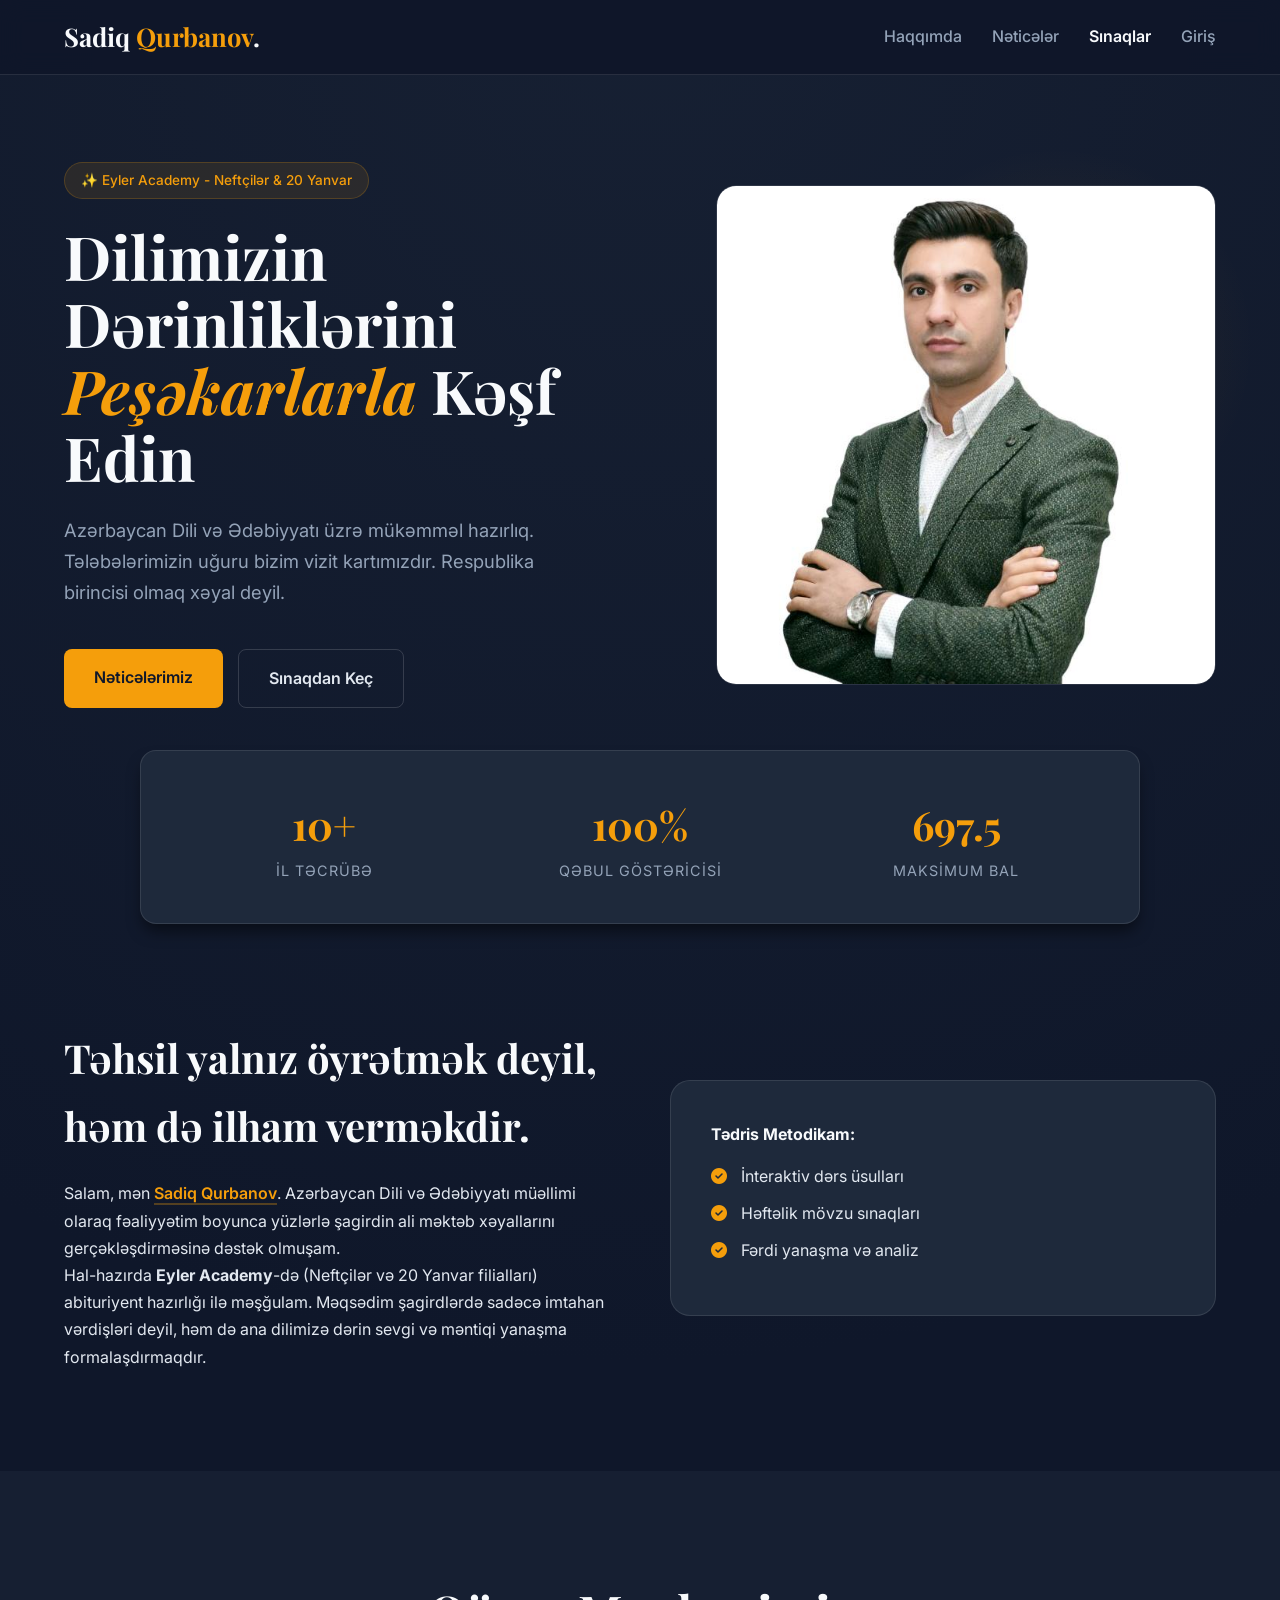
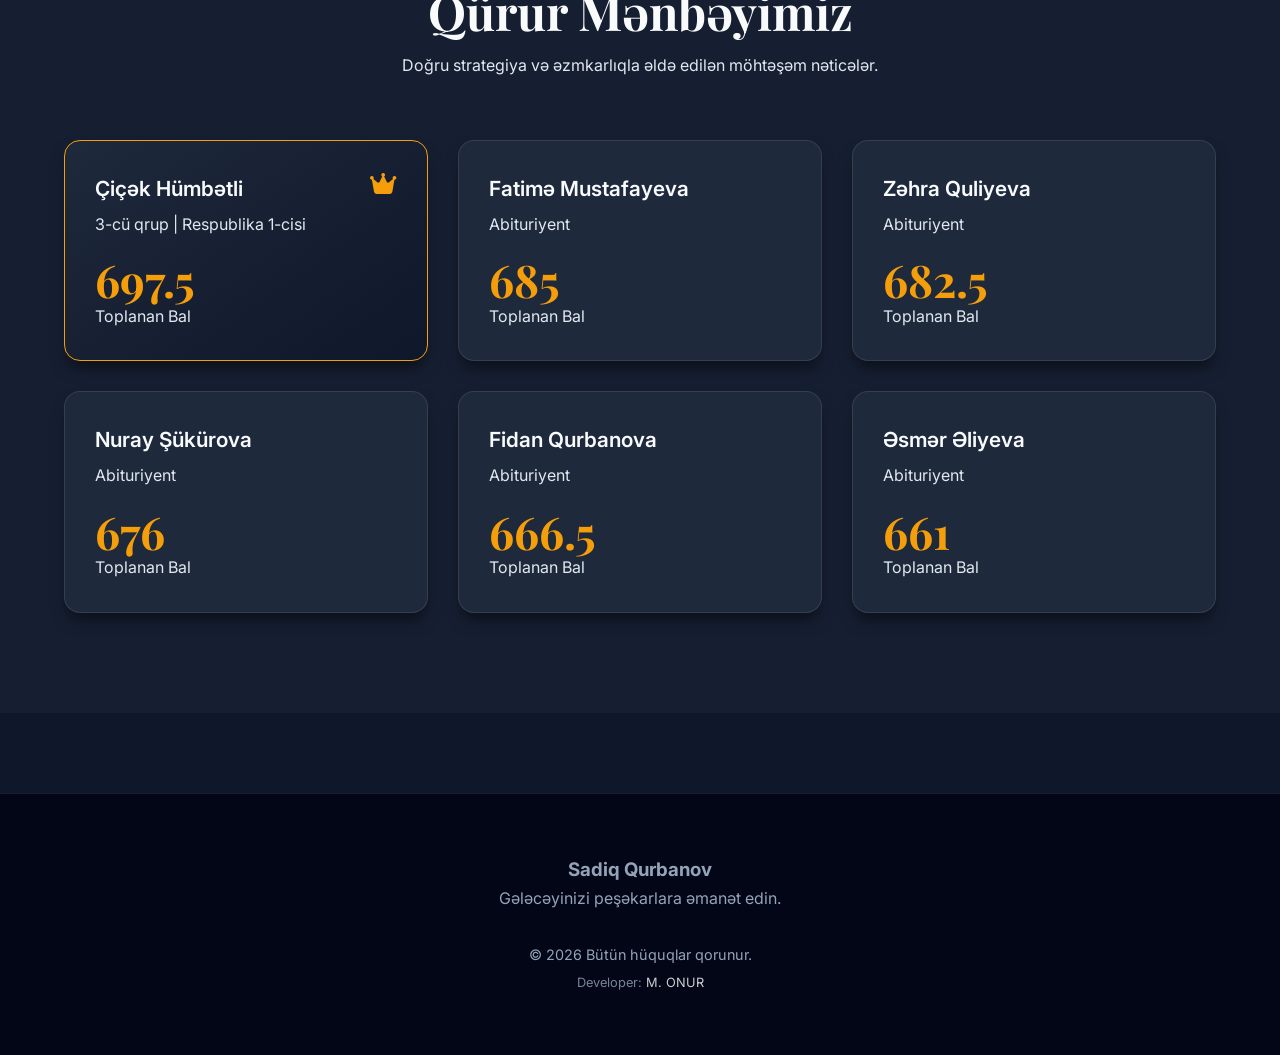
<file: index.html>
<!DOCTYPE html>
<html lang="az">

<head>
    <link rel="shortcut icon" href="sadiqmuellim.jpg" type="image/x-icon">
    <meta charset="UTF-8">
    <meta name="viewport" content="width=device-width, initial-scale=1.0">
    <title>Sadiq Qurbanov | Azərbaycan Dili və Ədəbiyyatı</title>
    <link rel="stylesheet" href="https://cdnjs.cloudflare.com/ajax/libs/font-awesome/6.4.0/css/all.min.css">
    <link rel="stylesheet" href="style.css">
</head>

<body>

    <header>
        <div class="container">
            <div class="nav-content">
                <a href="index.html" class="logo">Sadiq <span>Qurbanov</span>.</a>
                <nav>
                    <a href="#about">Haqqımda</a>
                    <a href="#results">Nəticələr</a>
                    <a href="exam.html" style="color: var(--primary); font-weight: 600;">Sınaqlar </a>
                    <a href="admin.html">Giriş</a>
                </nav>
            </div>
        </div>
    </header>

    <section class="hero">
        <div class="container">
            <div class="hero-layout">
                <div class="hero-content">
                    <span class="badge">✨ Eyler Academy - Neftçilər & 20 Yanvar</span>
                    <h1>Dilimizin Dərinliklərini <i>Peşəkarlarla</i> Kəşf Edin</h1>
                    <p>Azərbaycan Dili və Ədəbiyyatı üzrə mükəmməl hazırlıq. Tələbələrimizin uğuru bizim vizit
                        kartımızdır. Respublika birincisi olmaq xəyal deyil.</p>

                    <div class="cta-group">
                        <a href="#results" class="btn-primary">Nəticələrimiz</a>
                        <a href="exam.html" class="btn-outline">Sınaqdan Keç</a>
                    </div>
                </div>

                <div class="hero-image">
                    <div class="img-bg-circle"></div>
                    <div class="img-wrapper">
                        <img src="sadiqmuellim.jpg" alt="Sadiq Qurbanov">
                    </div>
                </div>
            </div>
        </div>
    </section>

    <div class="container">
        <div class="stats-bar">
            <div class="stat-item">
                <div class="stat-num">10+</div>
                <div class="stat-desc">İl Təcrübə</div>
            </div>
            <div class="stat-item">
                <div class="stat-num">100%</div>
                <div class="stat-desc">Qəbul Göstəricisi</div>
            </div>
            <div class="stat-item">
                <div class="stat-num">697.5</div>
                <div class="stat-desc">Maksimum Bal</div>
            </div>
        </div>
    </div>

    <section id="about">
        <div class="container">
            <div class="about-grid">
                <div class="about-text">
                    <h2
                        style="font-family: 'Playfair Display', serif; font-size: 2.5rem; margin-bottom: 20px; color: var(--primary);">
                        Təhsil yalnız öyrətmək deyil, həm də ilham verməkdir.</h2>
                    <p>Salam, mən <span class="highlight">Sadiq Qurbanov</span>. Azərbaycan Dili və Ədəbiyyatı müəllimi
                        olaraq fəaliyyətim boyunca yüzlərlə şagirdin ali məktəb xəyallarını gerçəkləşdirməsinə dəstək
                        olmuşam.</p>
                    <p>Hal-hazırda <strong>Eyler Academy</strong>-də (Neftçilər və 20 Yanvar filialları) abituriyent
                        hazırlığı ilə məşğulam. Məqsədim şagirdlərdə sadəcə imtahan vərdişləri deyil, həm də ana
                        dilimizə dərin sevgi və məntiqi yanaşma formalaşdırmaqdır.</p>
                </div>
                <div>
                    <div
                        style="background: var(--bg-surface); padding: 40px; border-radius: 20px; border-left: 4px solid var(--gold); border: var(--border);">
                        <h4 style="margin-bottom: 15px; color: var(--primary);">Tədris Metodikam:</h4>
                        <ul style="list-style: none;">
                            <li style="margin-bottom: 10px;"><i class="fas fa-check-circle"
                                    style="color: var(--gold); margin-right: 10px;"></i> İnteraktiv dərs üsulları</li>
                            <li style="margin-bottom: 10px;"><i class="fas fa-check-circle"
                                    style="color: var(--gold); margin-right: 10px;"></i> Həftəlik mövzu sınaqları</li>
                            <li style="margin-bottom: 10px;"><i class="fas fa-check-circle"
                                    style="color: var(--gold); margin-right: 10px;"></i> Fərdi yanaşma və analiz</li>
                        </ul>
                    </div>
                </div>
            </div>
        </div>
    </section>

    <section id="results" style="background-color: rgba(30, 41, 59, 0.5);">
        <div class="container">
            <div class="section-header">
                <h2>Qürur Mənbəyimiz</h2>
                <p>Doğru strategiya və əzmkarlıqla əldə edilən möhtəşəm nəticələr.</p>
            </div>

            <div class="results-grid">

                <div class="result-card top-result">
                    <div style="display: flex; justify-content: space-between; align-items: start;">
                        <div>
                            <div class="student-name">Çiçək Hümbətli</div>
                            <div class="student-meta">3-cü qrup | Respublika 1-cisi</div>
                        </div>
                        <i class="fas fa-crown" style="font-size: 1.5rem; color: var(--gold);"></i>
                    </div>
                    <div style="margin-top: 20px;">
                        <div class="score">697.5</div>
                        <div class="score-label">Toplanan Bal</div>
                    </div>
                </div>

                <div class="result-card">
                    <div class="student-name">Fatimə Mustafayeva</div>
                    <div class="student-meta">Abituriyent</div>
                    <div style="margin-top: 20px;">
                        <div class="score">685</div>
                        <div class="score-label">Toplanan Bal</div>
                    </div>
                </div>

                <div class="result-card">
                    <div class="student-name">Zəhra Quliyeva</div>
                    <div class="student-meta">Abituriyent</div>
                    <div style="margin-top: 20px;">
                        <div class="score">682.5</div>
                        <div class="score-label">Toplanan Bal</div>
                    </div>
                </div>

                <div class="result-card">
                    <div class="student-name">Nuray Şükürova</div>
                    <div class="student-meta">Abituriyent</div>
                    <div style="margin-top: 20px;">
                        <div class="score">676</div>
                        <div class="score-label">Toplanan Bal</div>
                    </div>
                </div>

                <div class="result-card">
                    <div class="student-name">Fidan Qurbanova</div>
                    <div class="student-meta">Abituriyent</div>
                    <div style="margin-top: 20px;">
                        <div class="score">666.5</div>
                        <div class="score-label">Toplanan Bal</div>
                    </div>
                </div>

                <div class="result-card">
                    <div class="student-name">Əsmər Əliyeva</div>
                    <div class="student-meta">Abituriyent</div>
                    <div style="margin-top: 20px;">
                        <div class="score">661</div>
                        <div class="score-label">Toplanan Bal</div>
                    </div>
                </div>

            </div>
        </div>
    </section>

    <footer>
        <div class="container">
            <h3>Sadiq Qurbanov</h3>
            <p>Gələcəyinizi peşəkarlara əmanət edin.</p>
            <div style="margin-top: 30px; font-size: 0.9rem;">
                &copy; 2026 Bütün hüquqlar qorunur.
                <br>
                <span style="font-size: 0.8rem; opacity: 0.8; margin-top: 5px; display: inline-block;">
                    Developer: <a href="#" style="color: WHITE; text-decoration: none;">M. ONUR</a>
                </span>
            </div>
        </div>
    </footer>
</body>

</html>
</file>
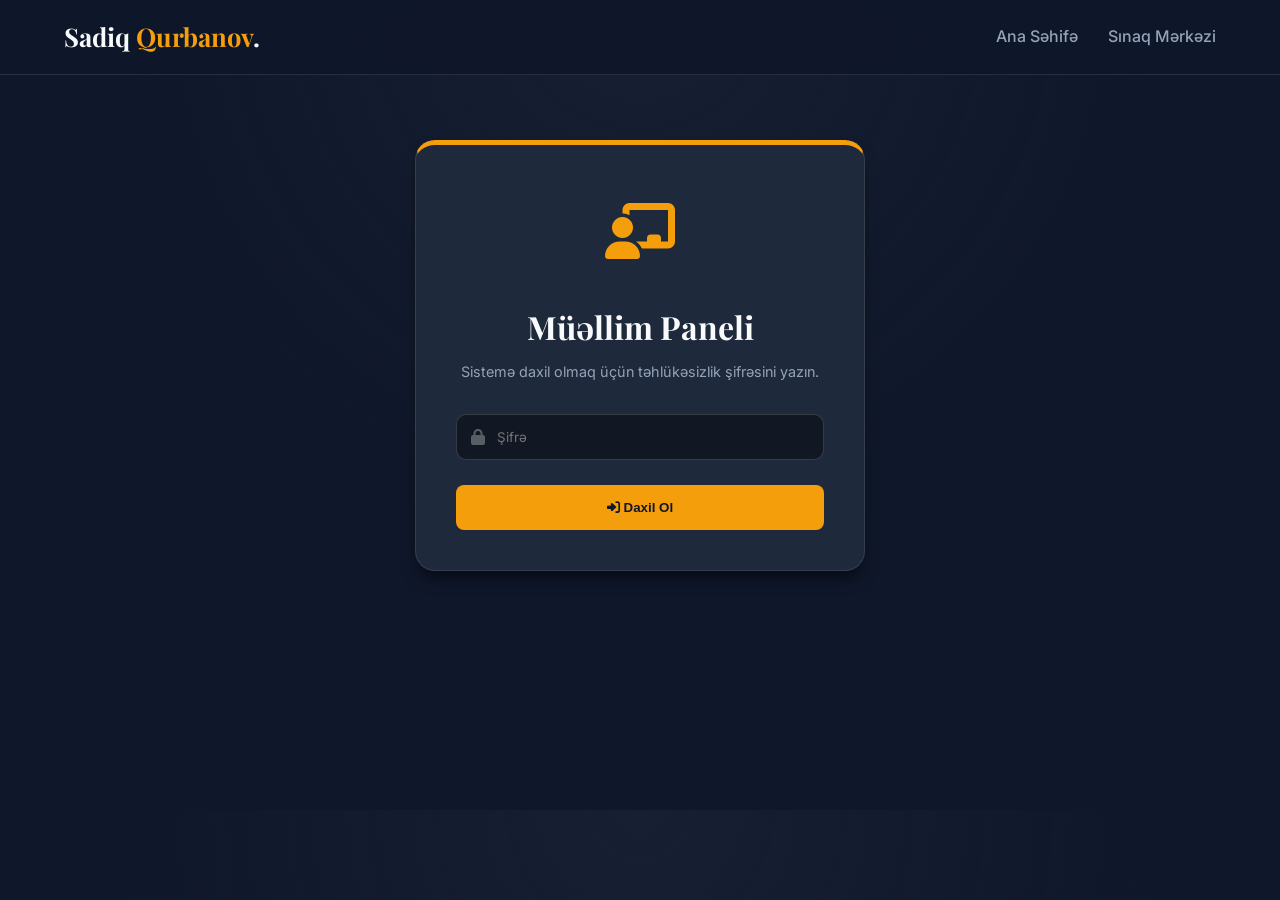
<file: admin.html>
<!DOCTYPE html>
<html lang="az">
<head>
    <meta charset="UTF-8">
    <meta name="viewport" content="width=device-width, initial-scale=1.0">
    <title>Müəllim Paneli | Sadiq Qurbanov</title>
    <link rel="icon" href="sadiqmuellim.jpg" type="image/jpeg">
    <link rel="stylesheet" href="https://cdnjs.cloudflare.com/ajax/libs/font-awesome/6.4.0/css/all.min.css">
    <link rel="stylesheet" href="style.css">
</head>
<body>

    <header>
        <div class="container">
            <div class="nav-content">
                <a href="index.html" class="logo">Sadiq <span>Qurbanov</span>.</a>
                <nav>
                    <a href="index.html">Ana Səhifə</a>
                    <a href="exam.html">Sınaq Mərkəzi</a>
                </nav>
            </div>
        </div>
    </header>

    <div class="container" style="padding-top: 140px; padding-bottom: 50px; min-height: 90vh;">
        
        <div id="loginArea" style="max-width: 450px; margin: 0 auto;">
            <div class="card-box" style="text-align: center; border-top: 5px solid var(--gold);">
                <div style="font-size: 3.5rem; color: var(--gold); margin-bottom: 20px;">
                    <i class="fas fa-chalkboard-teacher"></i>
                </div>
                <h3 style="font-family: 'Playfair Display', serif; font-size: 2rem; color: var(--primary); margin-bottom: 5px;">Müəllim Paneli</h3>
                <p style="color: var(--text-light); margin-bottom: 30px; font-size: 0.9rem;">Sistemə daxil olmaq üçün təhlükəsizlik şifrəsini yazın.</p>
                
                <div style="position: relative;">
                    <i class="fas fa-lock" style="position: absolute; left: 15px; top: 15px; color: rgba(255,255,255,0.3);"></i>
                    <input type="password" id="adminPass" placeholder="Şifrə" style="padding-left: 40px;">
                </div>
                
                <button onclick="checkLogin()" class="btn-primary" style="width: 100%; margin-top: 10px;">
                    <i class="fas fa-sign-in-alt"></i> Daxil Ol
                </button>
            </div>
        </div>

        <div id="adminPanel" class="hidden">
            <div class="section-header" style="text-align: left; margin-bottom: 40px; border-bottom: 1px solid rgba(255,255,255,0.1); padding-bottom: 20px;">
                <h2>İdarəetmə Paneli</h2>
                <p>Sınaqları yaradın, redaktə edin və nəticələri izləyin.</p>
            </div>
            
            <div class="admin-grid">
                
                <div>
                    <h3 style="color: var(--primary); margin-bottom: 20px;"><i class="fas fa-folder-open" style="color: var(--gold);"></i> Mövcud Sınaqlar</h3>
                    <div id="existingExamsList"></div>
                </div>

                <div>
                    <h3 id="formTitle" style="color: var(--primary); margin-bottom: 20px;"><i class="fas fa-plus-circle" style="color: var(--gold);"></i> Yeni Sınaq</h3>
                    <div class="card-box">
                        <label style="font-size:0.8rem; color:var(--text-light);">Sınaq Başlığı</label>
                        <input type="text" id="examTitle" placeholder="Məs: İsim Bölməsi">
                        
                        <label style="font-size:0.8rem; color:var(--text-light);">Video İzah Linki (Opsional)</label>
                        <div style="position: relative; margin-bottom: 15px;">
                            <i class="fab fa-youtube" style="position: absolute; left: 15px; top: 15px; color: #ff0000;"></i>
                            <input type="text" id="examVideo" placeholder="https://youtube.com/..." style="padding-left: 40px;">
                        </div>

                        <div style="background: rgba(255,255,255,0.03); padding: 25px; border-radius: 15px; border: 1px dashed rgba(255,255,255,0.2); margin: 20px 0;">
                            <h4 style="margin-bottom: 15px; font-size: 1rem; color: var(--primary);">Sualın Məzmunu</h4>
                            <textarea id="qText" placeholder="Sualı bura yazın..." rows="3"></textarea>
                            
                            <div style="display: grid; grid-template-columns: 1fr 1fr; gap: 15px;">
                                <input type="text" id="optA" placeholder="Variant A">
                                <input type="text" id="optB" placeholder="Variant B">
                                <input type="text" id="optC" placeholder="Variant C">
                                <input type="text" id="optD" placeholder="Variant D">
                            </div>

                            <label style="font-weight: 600; margin-top: 15px; display: block; color: var(--primary);">Düzgün Cavab:</label>
                            <select id="correctOpt">
                                <option value="A">A variantı</option>
                                <option value="B">B variantı</option>
                                <option value="C">C variantı</option>
                                <option value="D">D variantı</option>
                            </select>
                            
                            <div id="addBtnGroup">
                                <button onclick="addQuestion()" class="btn-outline" style="width: 100%; margin-top: 15px;">
                                    <i class="fas fa-plus"></i> Sualı Əlavə Et
                                </button>
                            </div>

                            <div id="updateBtnGroup" class="hidden" style="display: flex; gap: 10px; margin-top: 15px;">
                                <button onclick="updateSingleQuestion()" class="btn-primary" style="flex: 2;">
                                    <i class="fas fa-sync-alt"></i> Sualı Yenilə
                                </button>
                                <button onclick="cancelQuestionEdit()" class="btn-outline" style="flex: 1; border-color: var(--error); color: var(--error);">
                                    <i class="fas fa-times"></i> Ləğv
                                </button>
                            </div>
                        </div>

                        <div id="questionsContainer" style="margin-bottom: 20px; color: var(--text-light); font-size: 0.9rem;"></div>

                        <button id="saveExamBtn" onclick="saveExamToDB()" class="btn-primary" style="width: 100%;">
                             Sınağı Yayımla (Publish)
                        </button>
                        
                        <button id="cancelEditBtn" onclick="resetForm()" class="hidden" style="width: 100%; margin-top: 10px; background: transparent; color: var(--text-light); border: 1px solid rgba(255,255,255,0.2); padding: 10px; border-radius: 8px; cursor: pointer;">
                            Redaktəni Bitir (Yeni Sınaq Rejiminə Keç)
                        </button>
                    </div>
                </div>
            </div>

            <div style="margin-top: 60px;">
                <h3 style="color: var(--primary); margin-bottom: 20px;"><i class="fas fa-chart-bar" style="color: var(--gold);"></i> Şagird Nəticələri</h3>
                <div class="card-box" style="padding: 0; overflow: hidden;">
                    <ul id="resultsList" style="list-style: none; padding: 0; margin: 0;"></ul>
                </div>
            </div>
        </div>
    </div>
    <script src="script.js"></script>
</body>
</html>
</file>
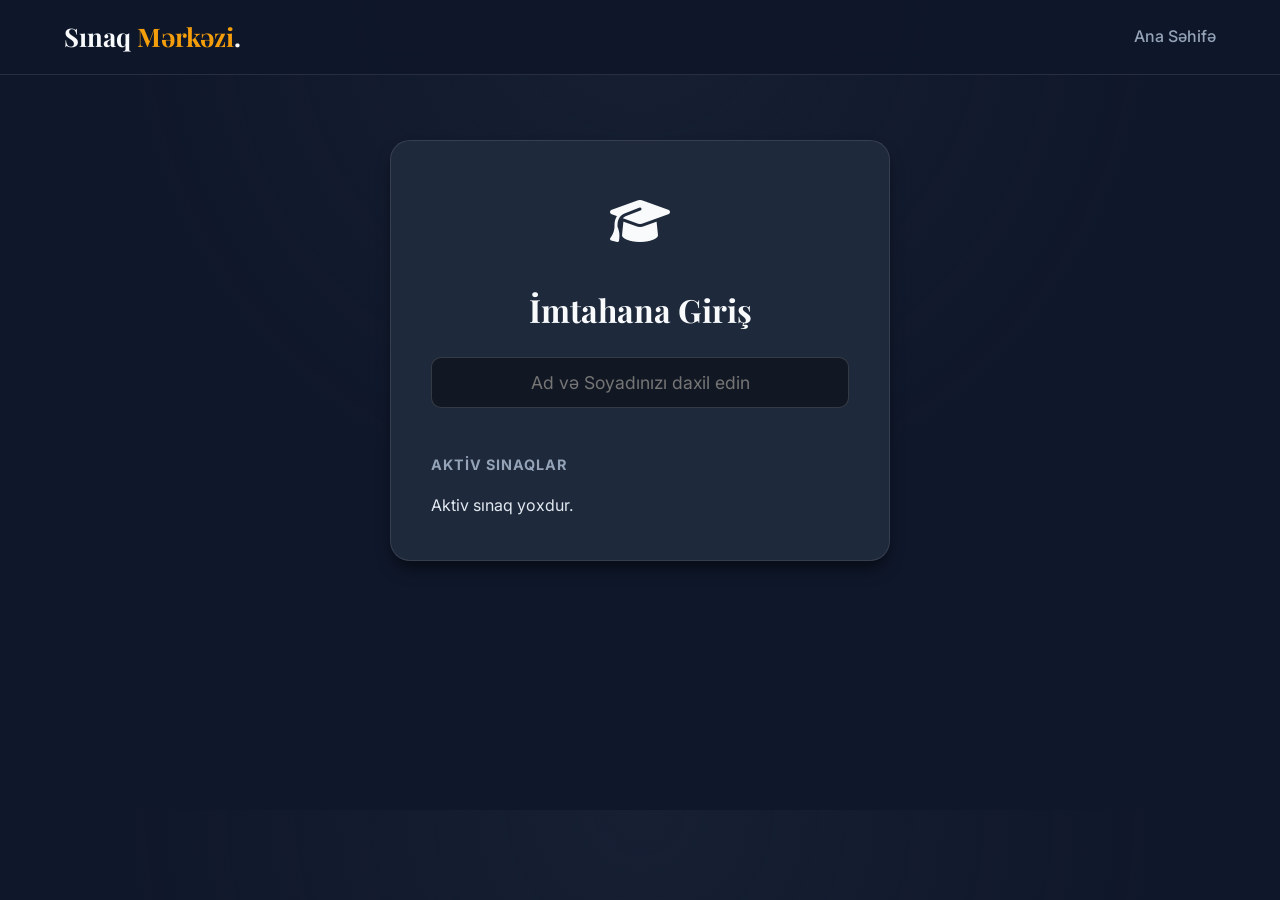
<file: exam.html>
<!DOCTYPE html>
<html lang="az">
<head>
    <meta charset="UTF-8">
    <meta name="viewport" content="width=device-width, initial-scale=1.0">
    <title>Sınaq Mərkəzi | Sadiq Qurbanov</title>
    
    <link rel="icon" href="sadiqmuellim.jpg" type="image/jpeg">

    <link rel="stylesheet" href="https://cdnjs.cloudflare.com/ajax/libs/font-awesome/6.4.0/css/all.min.css">
    <link rel="stylesheet" href="style.css">
</head>
<body>

    <header>
        <div class="container">
            <div class="nav-content">
                <a href="index.html" class="logo">Sınaq <span>Mərkəzi</span>.</a>
                <nav>
                    <a href="index.html">Ana Səhifə</a>
                </nav>
            </div>
        </div>
    </header>

    <div class="container" style="padding-top: 140px; padding-bottom: 50px; min-height: 90vh;">
        
        <div id="studentLogin" style="max-width: 500px; margin: 0 auto;">
            <div class="card-box" style="text-align: center;">
                <div style="font-size: 3rem; color: var(--primary); margin-bottom: 20px;">
                    <i class="fas fa-graduation-cap"></i>
                </div>
                <h3 style="font-family: 'Playfair Display', serif; font-size: 2rem; color: var(--primary); margin-bottom: 20px;">İmtahana Giriş</h3>
                
                <input type="text" id="studentName" placeholder="Ad və Soyadınızı daxil edin" style="text-align: center; font-size: 1.1rem;">
                
                <div style="text-align: left; margin-top: 30px;">
                    <h4 style="margin-bottom: 15px; color: var(--text-light); font-size: 0.9rem; text-transform: uppercase; letter-spacing: 1px;">Aktiv Sınaqlar</h4>
                    <div id="availableExams">
                        </div>
                </div>
            </div>
        </div>

        <div id="examArea" class="hidden" style="max-width: 800px; margin: 0 auto;">
            
            <div class="card-box" style="display: flex; justify-content: space-between; align-items: center; padding: 20px; position: sticky; top: 100px; z-index: 900; margin-bottom: 30px; border: 1px solid var(--gold);">
                <h2 id="displayExamTitle" style="margin: 0; font-size: 1.2rem; color: var(--primary); font-weight: 700;"></h2>
                <div id="timer"><i class="far fa-clock"></i> 00:00</div>
            </div>
            
            <div id="quizForm">
                </div>
            
            <button id="finishBtn" onclick="finishExam()" class="btn-primary" style="font-size: 1.2rem; padding: 20px; width: 100%;">
                <i class="fas fa-flag-checkered"></i> İmtahanı Bitir
            </button>
            
            <button id="backToResultsBtn" onclick="showResultsAgain()" class="btn-outline hidden" style="width: 100%; margin-top: 20px;">
                <i class="fas fa-arrow-left"></i> Nəticələrə Qayıt
            </button>
        </div>

        <div id="resultArea" class="hidden" style="max-width: 500px; margin: 0 auto; text-align: center;">
            <div class="card-box" style="border-top: 5px solid var(--gold);">
                <div style="font-size: 4rem; color: var(--gold); margin-bottom: 20px; animation: fadeIn 0.5s;">
                    <i class="fas fa-trophy"></i>
                </div>
                <h2 style="font-family: 'Playfair Display', serif; color: var(--primary); margin-bottom: 10px;">Nəticəniz</h2>
                
                <div style="background: rgba(255,255,255,0.05); padding: 20px; border-radius: 10px; margin: 20px 0;">
                    <p id="scoreText" style="font-size: 1.3rem; font-weight: 700; color: var(--primary);"></p>
                    <p id="timeText" style="color: var(--text-light); font-size: 0.9rem; margin-top: 5px;"></p>
                </div>

                <div id="videoLinkArea" style="margin-bottom: 20px;"></div>
                
                <div style="display: flex; flex-direction: column; gap: 15px;">
                    <button onclick="reviewQuestions()" class="btn-primary">
                        <i class="fas fa-search"></i> Suallara və Səhvlərə Bax
                    </button>
                    <a href="exam.html" class="btn-outline">
                        Başqa Sınağa Keç
                    </a>
                </div>
            </div>
        </div>

    </div>

    <script src="script.js"></script>
</body>
</html>
</file>
<file: style.css>
/* --- PREMIUM DARK THEME (FIXED & OPTIMIZED) --- */
@import url('https://fonts.googleapis.com/css2?family=Inter:wght@300;400;500;600&family=Playfair+Display:ital,wght@0,600;0,700;1,600&display=swap');

:root {
    --bg-body: #0f172a;
    --bg-surface: #1e293b;
    --glass: rgba(15, 23, 42, 0.95);
    --primary: #f8fafc;
    --text-main: #e2e8f0;
    --text-light: #94a3b8;
    --gold: #f59e0b;
    --gold-hover: #d97706;
    --gold-glow: rgba(245, 158, 11, 0.3);
    --success: #34d399;
    --success-bg: rgba(52, 211, 153, 0.1);
    --error: #f87171;
    --error-bg: rgba(248, 113, 113, 0.1);
    --border: 1px solid rgba(255, 255, 255, 0.1);
    --shadow: 0 10px 15px -3px rgba(0, 0, 0, 0.5);
}

html { scroll-behavior: smooth; }
* { margin: 0; padding: 0; box-sizing: border-box; }

body {
    font-family: 'Inter', sans-serif;
    background-color: var(--bg-body);
    color: var(--text-main);
    line-height: 1.7;
    overflow-x: hidden;
    background-image: radial-gradient(circle at 50% 0%, rgba(30, 41, 59, 0.5) 0%, transparent 50%);
}

/* --- VACİB: Gizlətmə Sinfi (Çakışmanı həll edən kod) --- */
.hidden {
    display: none !important;
}

/* --- NAVBAR --- */
header {
    position: fixed;
    top: 0; width: 100%; z-index: 1000;
    background: var(--glass);
    backdrop-filter: blur(12px);
    border-bottom: var(--border);
    padding: 15px 0;
}
.container { max-width: 1200px; margin: 0 auto; padding: 0 24px; width: 100%; }
.nav-content { display: flex; justify-content: space-between; align-items: center; }
.logo { font-family: 'Playfair Display', serif; font-size: 1.6rem; font-weight: 700; color: var(--primary); text-decoration: none; z-index: 1001; }
.logo span { color: var(--gold); }
nav { display: flex; align-items: center; }
nav a { text-decoration: none; color: var(--text-light); font-weight: 500; margin-left: 30px; transition: 0.3s; position: relative; white-space: nowrap; }
nav a:hover, nav a.active { color: var(--primary); }
nav a:hover::after { content: ''; position: absolute; width: 100%; height: 2px; bottom: -4px; left: 0; background: var(--gold); }

/* --- HERO --- */
.hero { padding-top: 140px; padding-bottom: 80px; display: flex; align-items: center; justify-content: space-between; min-height: 90vh; position: relative; }
.hero-layout { display: flex; align-items: center; justify-content: space-between; width: 100%; }
.hero-content { flex: 1; padding-right: 60px; animation: slideInLeft 1s; z-index: 5; }
.badge { display: inline-block; padding: 6px 16px; background: rgba(245, 158, 11, 0.1); color: var(--gold); border: 1px solid rgba(245, 158, 11, 0.2); border-radius: 30px; font-size: 0.85rem; font-weight: 500; margin-bottom: 24px; }
.hero h1 { font-family: 'Playfair Display', serif; font-size: 3.8rem; line-height: 1.1; color: var(--primary); margin-bottom: 24px; }
.hero h1 i { font-style: italic; color: var(--gold); }
.hero p { font-size: 1.15rem; color: var(--text-light); margin-bottom: 40px; max-width: 500px; }
.cta-group { display: flex; gap: 15px; flex-wrap: wrap; }
.btn-primary { padding: 15px 30px; background: var(--gold); color: #0f172a; text-decoration: none; border-radius: 8px; font-weight: 600; transition: 0.3s; border: none; cursor: pointer; display: inline-block; text-align: center; }
.btn-primary:hover { transform: translateY(-2px); background: var(--gold-hover); box-shadow: 0 4px 12px var(--gold-glow); }
.btn-outline { padding: 15px 30px; background: transparent; color: var(--text-main); text-decoration: none; border: 1px solid rgba(255, 255, 255, 0.15); border-radius: 8px; font-weight: 600; transition: 0.3s; display: inline-block; text-align: center; }
.btn-outline:hover { border-color: var(--gold); color: var(--gold); background: rgba(255, 255, 255, 0.03); }

/* Hero Image */
.hero-image { flex: 1; position: relative; display: flex; justify-content: flex-end; animation: slideInRight 1s; }
.img-wrapper { position: relative; z-index: 2; width: 100%; max-width: 500px; border-radius: 20px; overflow: hidden; }
.img-wrapper img { width: 100%; height: auto; display: block; border-radius: 20px; box-shadow: 0 20px 50px rgba(0, 0, 0, 0.5); border: var(--border); }
.img-bg-circle { position: absolute; width: 400px; height: 400px; background: radial-gradient(circle, rgba(245, 158, 11, 0.1) 0%, transparent 70%); border-radius: 50%; top: -40px; right: -40px; z-index: 1; }

/* --- SECTIONS --- */
.stats-bar { display: flex; justify-content: space-around; background: var(--bg-surface); padding: 40px; margin-top: -60px; border-radius: 16px; box-shadow: var(--shadow); border: var(--border); position: relative; z-index: 3; max-width: 1000px; margin: -60px auto 0; flex-wrap: wrap; gap: 30px; }
.stat-item { text-align: center; flex: 1; min-width: 150px; }
.stat-num { font-size: 2.5rem; font-weight: 700; color: var(--gold); font-family: 'Playfair Display', serif; }
.stat-desc { font-size: 0.9rem; color: var(--text-light); text-transform: uppercase; letter-spacing: 1px; }
section { padding: 100px 0; }
.section-header { text-align: center; margin-bottom: 60px; }
.section-header h2 { font-family: 'Playfair Display', serif; font-size: 3rem; color: var(--primary); }
.about-grid { display: grid; grid-template-columns: 1fr 1fr; gap: 60px; align-items: center; }
.highlight { color: var(--gold); font-weight: 600; border-bottom: 2px solid rgba(245, 158, 11, 0.3); }

/* --- CARDS & EXAM --- */
.results-grid { display: grid; grid-template-columns: repeat(auto-fill, minmax(300px, 1fr)); gap: 30px; }
.result-card { background: var(--bg-surface); border-radius: 16px; padding: 30px; transition: 0.4s; border: var(--border); box-shadow: var(--shadow); }
.result-card:hover { transform: translateY(-8px); border-color: rgba(245, 158, 11, 0.3); }
.top-result { background: linear-gradient(145deg, rgba(30, 41, 59, 1) 0%, rgba(15, 23, 42, 1) 100%); border: 1px solid var(--gold); }
.student-name { font-size: 1.3rem; font-weight: 600; color: var(--primary); margin-bottom: 5px; }
.score { font-size: 2.8rem; font-family: 'Playfair Display', serif; font-weight: 700; color: var(--gold); margin-top: 15px; line-height: 1; }
.admin-grid { display: grid; grid-template-columns: 1fr 1fr; gap: 40px; }
.card-box { background: var(--bg-surface); padding: 40px; border-radius: 20px; box-shadow: var(--shadow); margin-bottom: 30px; border: var(--border); width: 100%; }

/* --- INPUTS FIX (Radio buttonları pozmaması üçün) --- */
/* Yalnız text, password, select və textarea 100% olsun. Radio və Checkbox toxunulmaz qalsın */
input[type="text"], 
input[type="password"], 
input[type="email"], 
select, 
textarea {
    width: 100%;
    padding: 14px;
    border: 1px solid rgba(255, 255, 255, 0.15);
    border-radius: 10px;
    font-family: 'Inter', sans-serif;
    margin-bottom: 15px;
    background: rgba(0, 0, 0, 0.4);
    color: #ffffff;
    transition: 0.3s;
}
input:focus, select:focus, textarea:focus { border-color: var(--gold); background: rgba(0, 0, 0, 0.6); outline: none; }

/* Exam Options (Radio düymələrinin düzülüşü) */
.options-grid { display: grid; gap: 12px; }
.option-label { display: flex; align-items: center; padding: 15px 20px; border: var(--border); border-radius: 10px; cursor: pointer; transition: 0.2s; background: rgba(255, 255, 255, 0.01); color: var(--text-main); }
.option-label:hover { border-color: rgba(148, 163, 184, 0.4); background: rgba(255, 255, 255, 0.03); }
.option-label input[type="radio"] { width: 18px; height: 18px; margin-right: 15px; accent-color: var(--gold); }
.option-label:has(input:checked) { border-color: var(--gold); background-color: rgba(245, 158, 11, 0.1); }

/* Cavab yoxlanışı rəngləri */
.question-card.wrong-card { border-color: var(--error) !important; background: rgba(248, 113, 113, 0.05) !important; }
.question-card.correct-card { border-color: var(--success) !important; background: rgba(52, 211, 153, 0.05) !important; }
.option-label.correct-answer { border-color: var(--success) !important; background: var(--success-bg) !important; color: var(--success) !important; font-weight: 600; }
.option-label.wrong-answer { border-color: var(--error) !important; background: var(--error-bg) !important; color: var(--error) !important; text-decoration: line-through; }
.question-card.reviewed { pointer-events: none; }

footer { background: #020617; color: var(--text-light); padding: 60px 0; text-align: center; margin-top: 80px; border-top: var(--border); }

/* --- RESPONSIVE --- */
@media (max-width: 992px) {
    .hero-layout { flex-direction: column; text-align: center; }
    .hero-content { padding-right: 0; margin-bottom: 50px; order: 1; }
    .hero-image { justify-content: center; width: 100%; order: 2; margin-top: 20px; }
    .about-grid, .admin-grid { grid-template-columns: 1fr; }
}
@media (max-width: 768px) {
    .container { padding: 0 20px; }
    .nav-content { flex-direction: column; gap: 15px; padding-bottom: 10px; }
    nav { flex-wrap: wrap; justify-content: center; gap: 10px; width: 100%; }
    nav a { margin: 5px 10px; font-size: 0.95rem; }
    .hero { padding-top: 160px; padding-bottom: 50px; }
    .hero h1 { font-size: 2.5rem; line-height: 1.2; }
    .img-wrapper { max-width: 320px; margin: 0 auto; }
    .img-bg-circle { width: 300px; height: 300px; top: -20px; right: 50%; transform: translateX(50%); }
    .stats-bar { flex-direction: column; margin-top: 30px; padding: 30px; }
    .stat-item { border-bottom: 1px solid rgba(255,255,255,0.1); padding-bottom: 15px; }
    .stat-item:last-child { border-bottom: none; }
    .manage-card { flex-direction: column; align-items: flex-start; }
    .manage-card > div { width: 100%; justify-content: space-between; margin-top: 15px; }
    .card-box { padding: 25px; }
}
</file>
